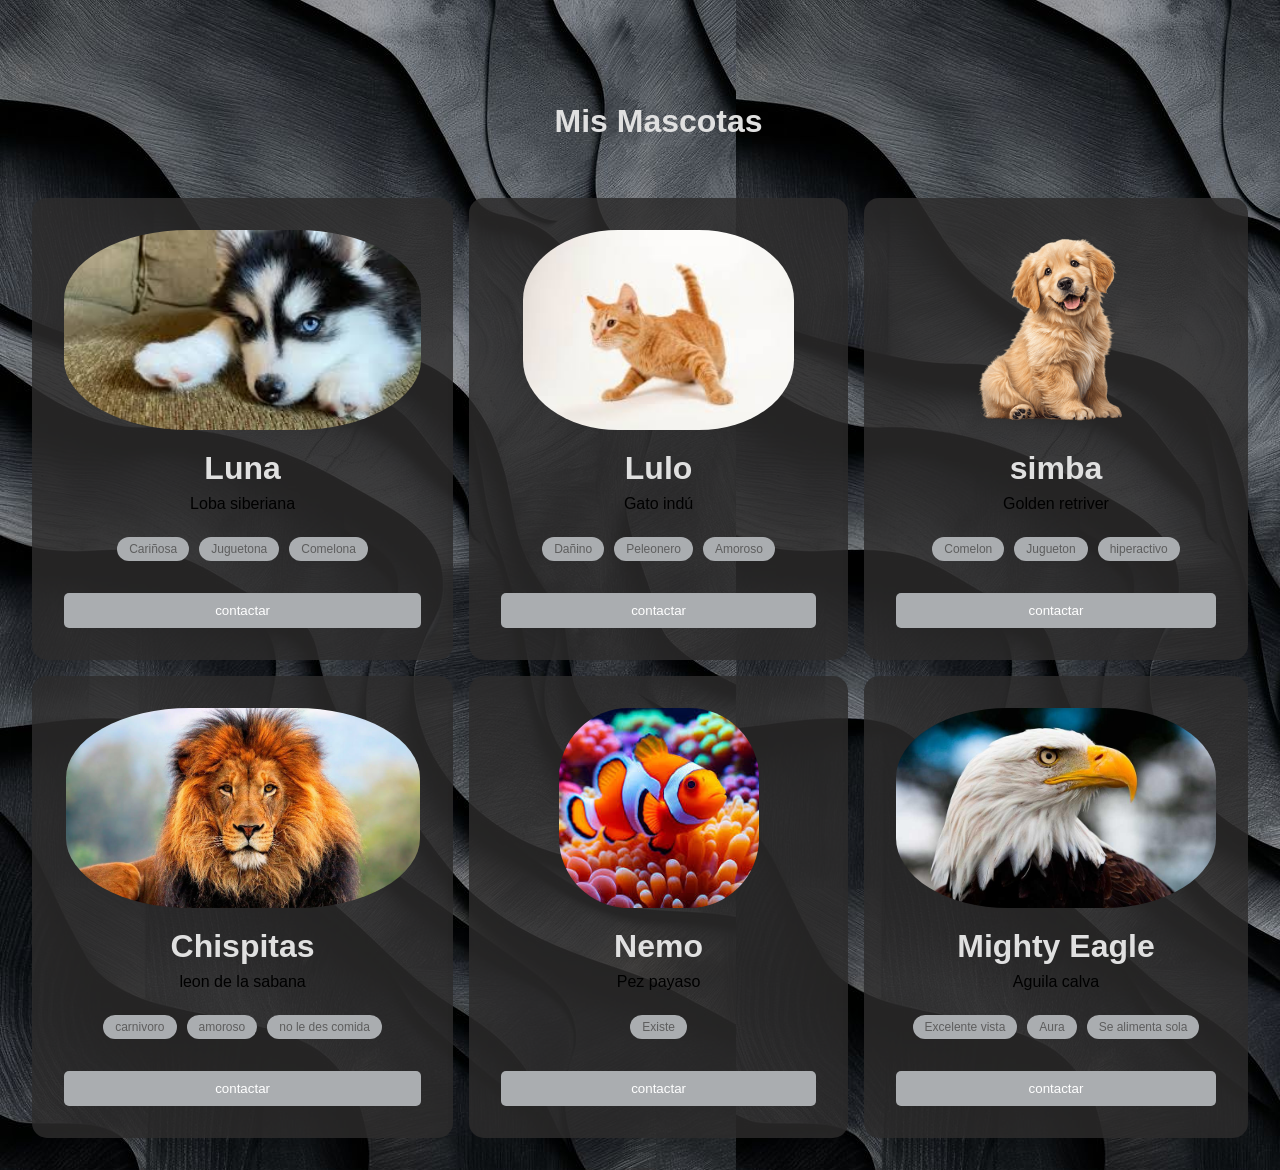
<file: mascotas.html>
<!DOCTYPE html>
<html lang="en">
<head>
    <meta charset="UTF-8">
    <meta name="viewport" content="width=device-width, initial-scale=1.0">
    <link rel="stylesheet" href="mascotasstyle.css">
    <title>Mascotas</title>
</head>
<body>

    <main class="contenedor-principal">
        <section class="contenedor_title">
            <h2 class="title">Mis Mascotas</h2>
        </section>
        
        <article class="tarjeta_1" id="tarjeta">
            <header class="tarjeta-header">
                <img src="img/perrito1.jpg" class="foto-perfil"></img>
                <h2>Luna</h2>
                <p class="subtitulo">Loba siberiana</p>
            </header>
            <section class="tarjeta-cuerpo">
                
                
                <figure class="habilidades">
                    <span class="tag">Cariñosa</span>
                    <span class="tag">Juguetona</span>
                    <span class="tag">Comelona</span>
                </figure>
            </section>
            <footer class="tarjeta-pie">
                <button class="btn-contacto"><a href="contacto_2.html" target="_parent" title="haz clic ">contactar</a></button>
            </footer>
        </article>

        <article class="tarjeta_2" id="tarjeta">
            <header class="tarjeta-header">
                <img src="img/gato1.jpg" class="foto-perfil"></img>
                <h2>Lulo</h2>
                <p class="subtitulo">Gato indú</p>
            </header>
            <section class="tarjeta-cuerpo">
                
                <figure class="habilidades">
                    <span class="tag">Dañino</span>
                    <span class="tag">Peleonero</span>
                    <span class="tag">Amoroso</span>
                </figure>
            </section>
            <footer class="tarjeta-pie">
                <button class="btn-contacto"><a href="contacto_3.html" target="_parent" title="haz clic ">contactar</a></button>
            </footer>
        </article>

        <article class="tarjeta_3" id="tarjeta">
            <header class="tarjeta-header">
                <img src="img/perrito2.png" class="foto-perfil"></img>
                <h2>simba</h2>
                <p class="subtitulo">Golden retriver</p>
            </header>
            <section class="tarjeta-cuerpo">
                <figure class="habilidades">
                    <span class="tag">Comelon</span>
                    <span class="tag">Jugueton</span>
                    <span class="tag">hiperactivo</span>
                </figure>
            </section>
            <footer class="tarjeta-pie">
                <button class="btn-contacto"><a href="contacto_4.html" target="_parent" title="haz clic ">contactar</a></button>
            </footer>
        </article>
        <article class="tarjeta_4" id="tarjeta">
            <header class="tarjeta-header">
                <img src="img/leon.jpg" class="foto-perfil"></img>
                <h2>Chispitas</h2>
                <p class="subtitulo">leon de la sabana</p>
            </header>
            <section class="tarjeta-cuerpo">
                
                <figure class="habilidades">
                    <span class="tag">carnivoro</span>
                    <span class="tag">amoroso</span>
                    <span class="tag">no le des comida</span>
                </figure>
            </section>
            <footer class="tarjeta-pie">
                <button class="btn-contacto"><a href="contacto_2.html" target="_parent" title="haz clic ">contactar</a></button>
            </footer>
        </article>

        <article class="tarjeta_5" id="tarjeta">
            <header class="tarjeta-header">
                <img src="img/pescado1.jpg" class="foto-perfil"></img>
                <h2>Nemo</h2>
                <p class="subtitulo">Pez payaso</p>
            </header>
            <section class="tarjeta-cuerpo">
                
                <figure class="habilidades">
                    <span class="tag">Existe</span>
                    
                </figure>
            </section>
            <footer class="tarjeta-pie">
                <button class="btn-contacto"><a href="contacto_3.html" target="_parent" title="haz clic ">contactar</a></button>
            </footer>
        </article>

        <article class="tarjeta_6" id="tarjeta">
            <header class="tarjeta-header">
                <img src="img/pajaro.jpg" class="foto-perfil"></img>
                <h2>Mighty Eagle</h2>
                <p class="subtitulo">Aguila calva</p>
            </header>
            <section class="tarjeta-cuerpo">
                
                <figure class="habilidades">
                    <span class="tag">Excelente vista</span>
                    <span class="tag">Aura</span>
                    <span class="tag">Se alimenta sola</span>
                </figure>
            </section>
            <footer class="tarjeta-pie">
                <button class="btn-contacto"><a href="contacto_4.html" target="_parent" title="haz clic ">contactar</a></button>
            </footer>
        </article>
    </main>

</body>
</html>
</file>
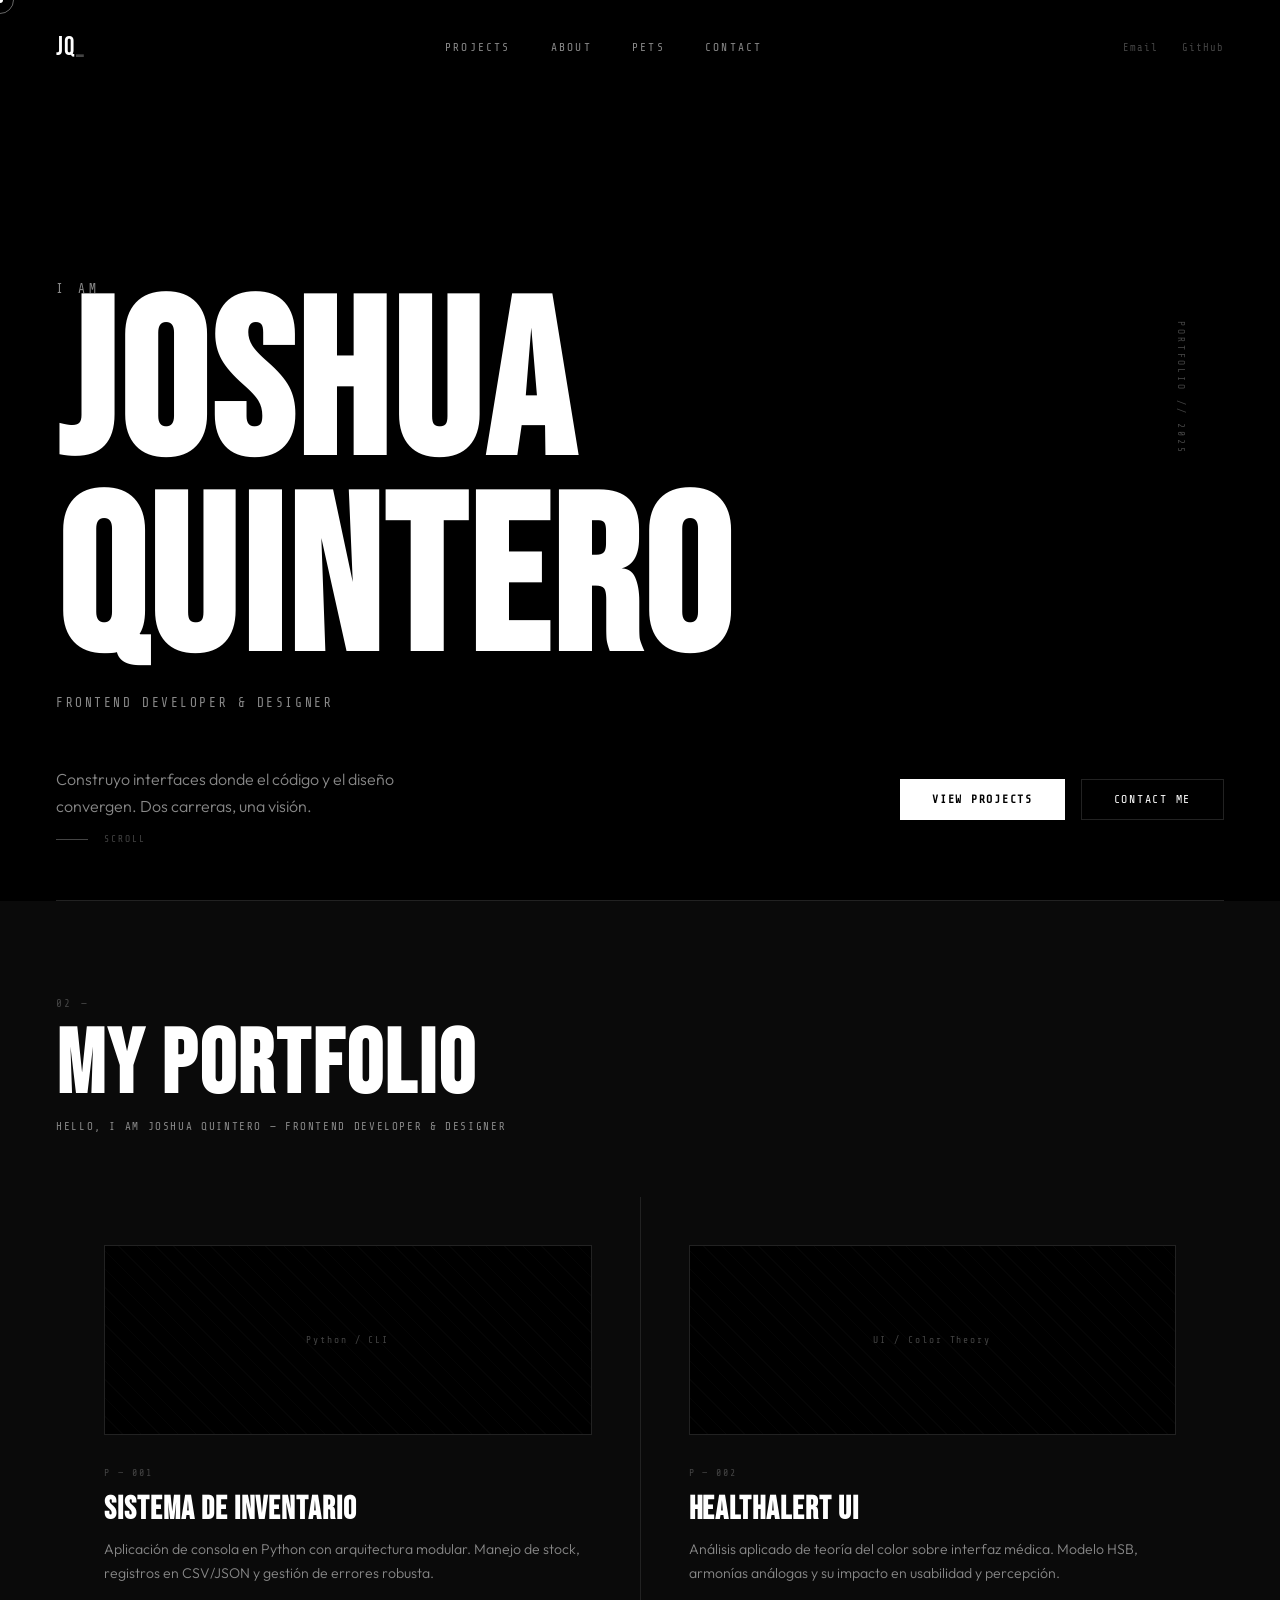
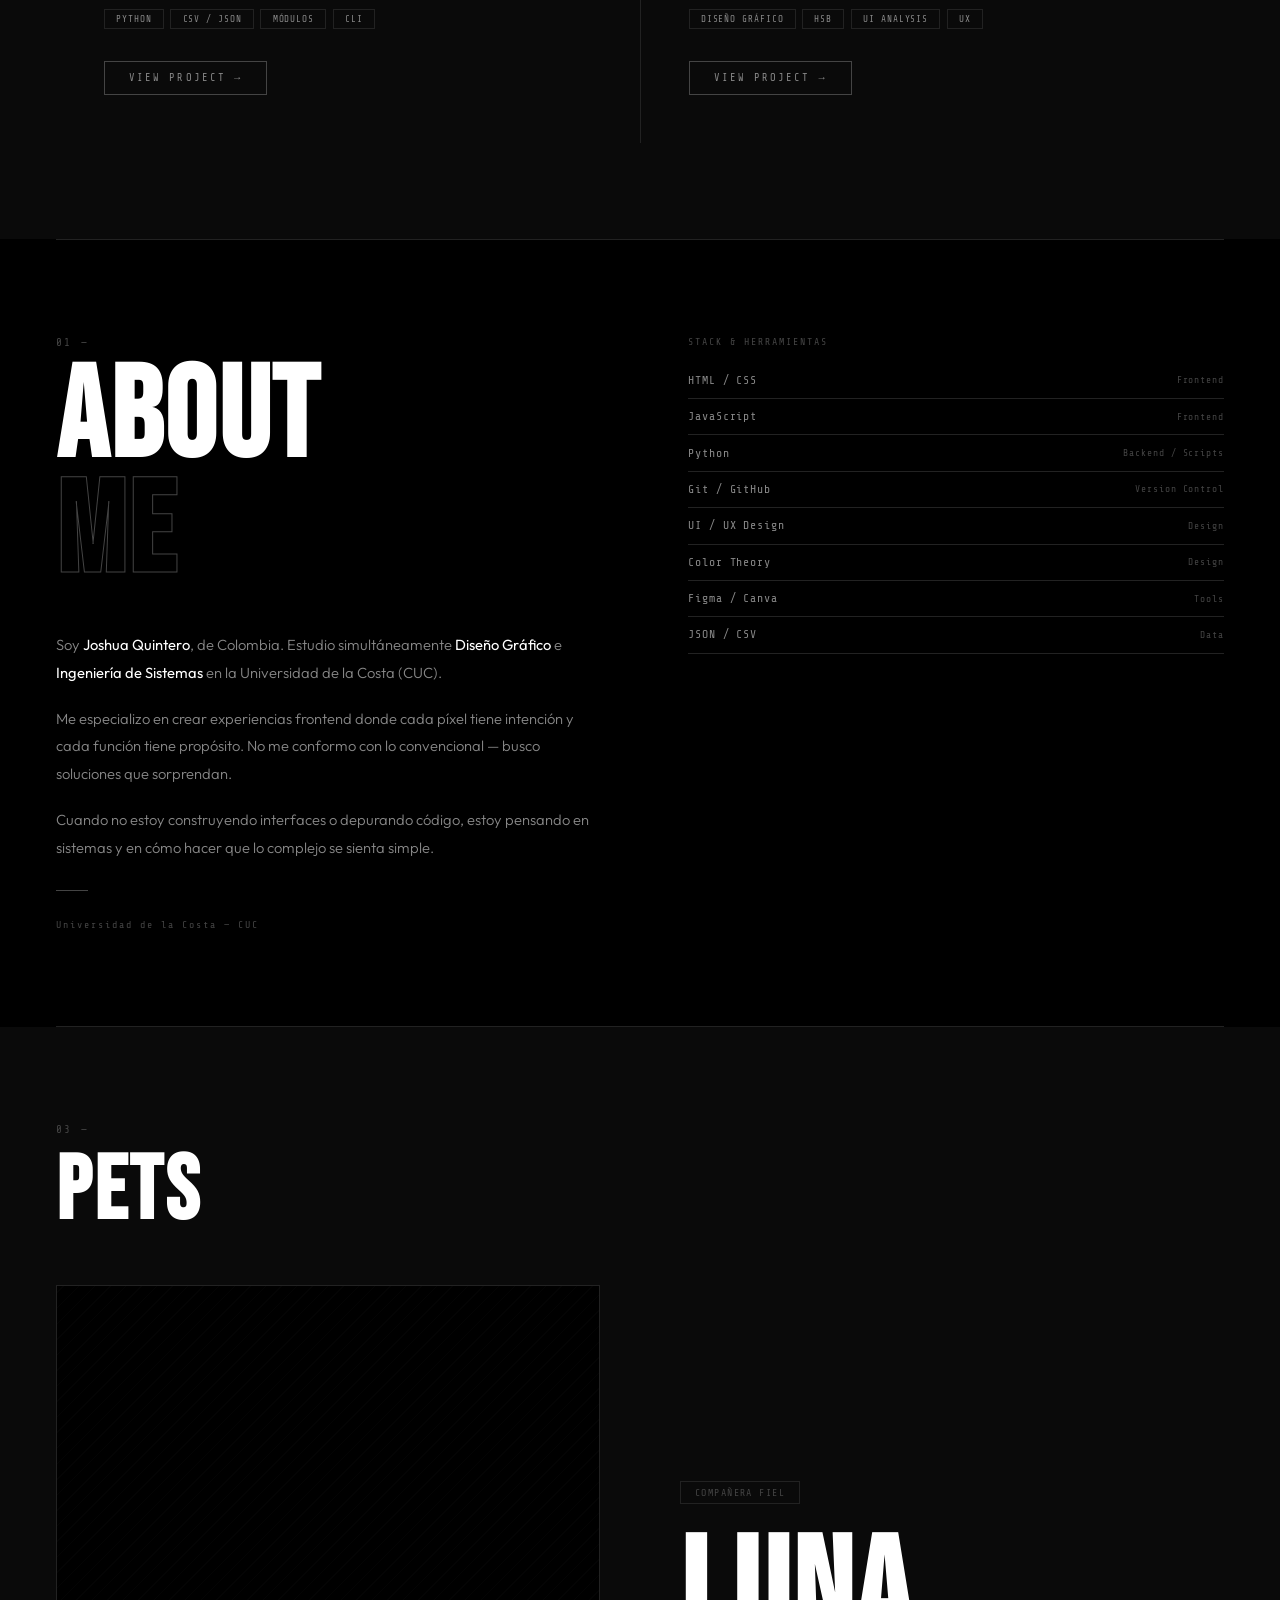
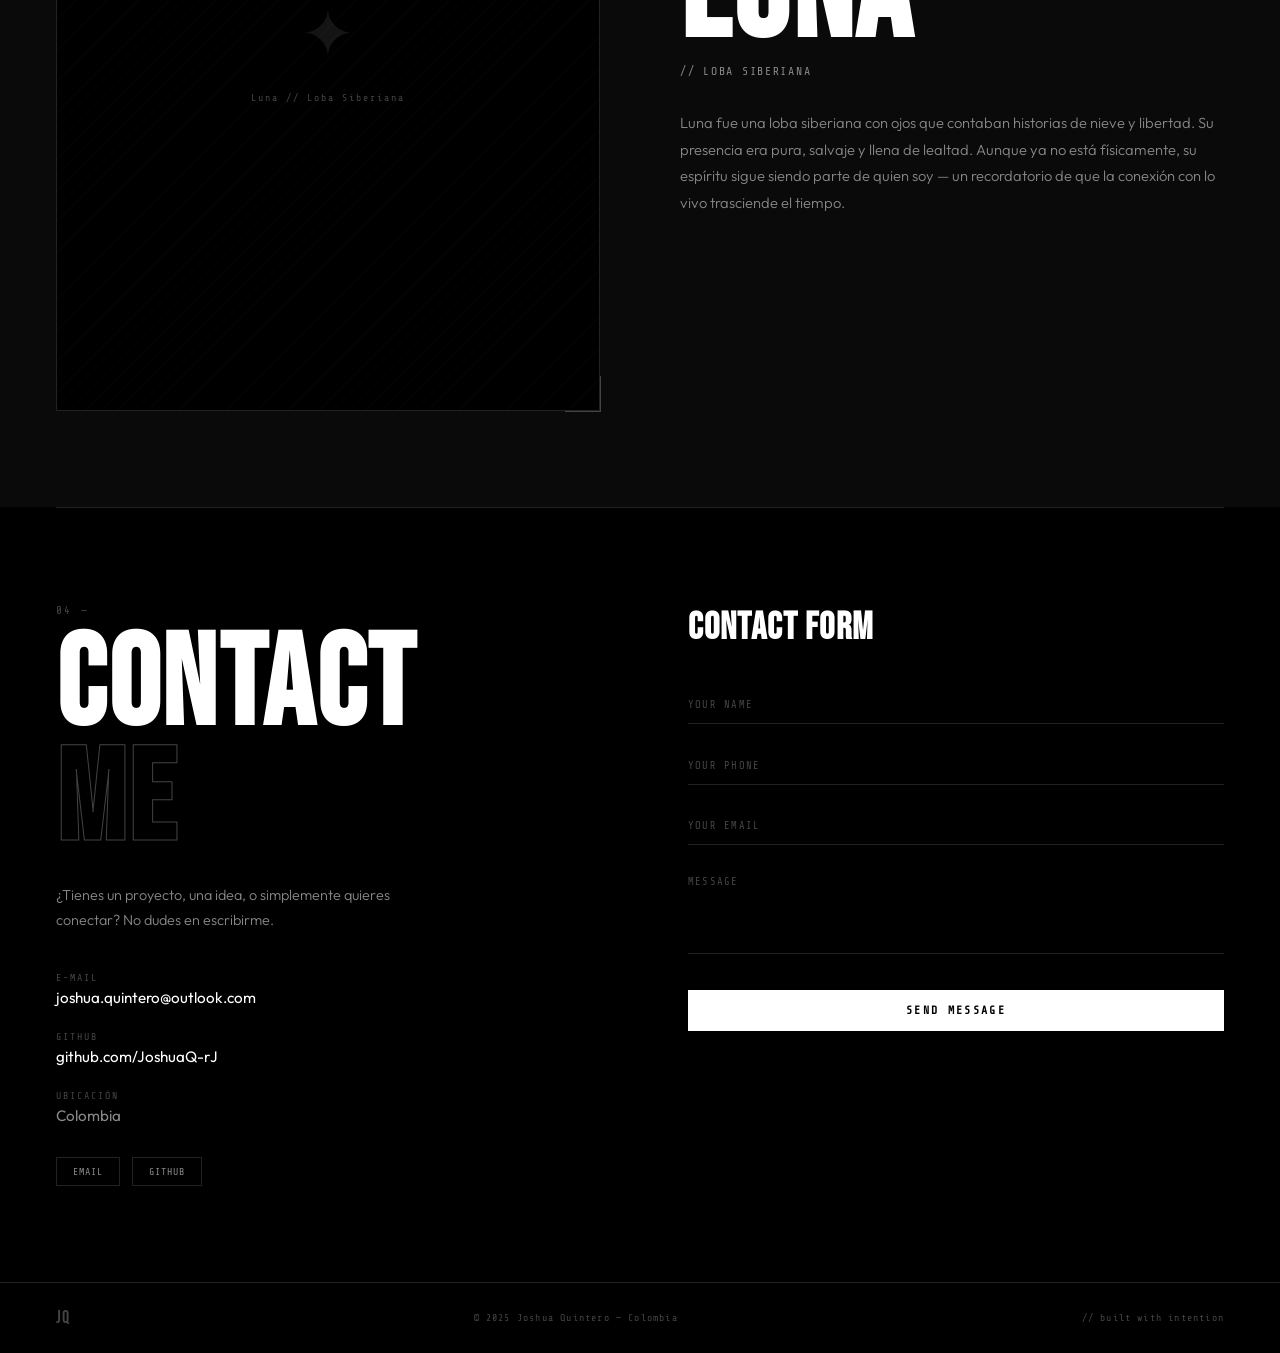
<file: portfolio-joshua-quintero.html>
<!DOCTYPE html>
<html lang="es">
<head>
<meta charset="UTF-8">
<meta name="viewport" content="width=device-width, initial-scale=1.0">
<title>Joshua Quintero</title>
<link href="https://fonts.googleapis.com/css2?family=Bebas+Neue&family=Outfit:wght@200;300;400;600&family=Share+Tech+Mono&display=swap" rel="stylesheet">
<style>
*{margin:0;padding:0;box-sizing:border-box}
:root{
  --black:#000000;
  --black2:#0a0a0a;
  --black3:#111111;
  --white:#ffffff;
  --gray:#888888;
  --gray2:#444444;
  --gray3:#222222;
  --mono:'Share Tech Mono',monospace;
  --display:'Bebas Neue',sans-serif;
  --body:'Outfit',sans-serif;
}
html{scroll-behavior:smooth}
body{background:var(--black);color:var(--white);font-family:var(--body);overflow-x:hidden;cursor:none}

.cursor{position:fixed;width:6px;height:6px;background:#fff;border-radius:50%;pointer-events:none;z-index:9999;transform:translate(-50%,-50%)}
.cursor-ring{position:fixed;width:28px;height:28px;border:1px solid rgba(255,255,255,.4);border-radius:50%;pointer-events:none;z-index:9998;transform:translate(-50%,-50%);transition:all .18s ease}

nav{position:fixed;top:0;left:0;right:0;z-index:200;display:flex;justify-content:space-between;align-items:center;padding:2rem 3.5rem;background:rgba(0,0,0,.88);backdrop-filter:blur(8px)}
.nav-logo{font-family:var(--display);font-size:1.6rem;color:var(--white);letter-spacing:.05em}
.nav-links{display:flex;gap:2.5rem}
.nav-links a{font-family:var(--mono);font-size:.7rem;color:var(--gray);text-decoration:none;letter-spacing:.2em;text-transform:uppercase;transition:color .2s}
.nav-links a:hover{color:var(--white)}
.nav-social{display:flex;gap:1.5rem}
.nav-social a{font-family:var(--mono);font-size:.65rem;color:var(--gray2);text-decoration:none;letter-spacing:.1em;transition:color .2s}
.nav-social a:hover{color:var(--white)}

section{position:relative;width:100%}

#hero{min-height:100vh;background:var(--black);display:flex;flex-direction:column;justify-content:flex-end;padding:0 3.5rem 5rem;overflow:hidden}
.hero-scroll-label{position:absolute;right:2rem;top:50%;transform:rotate(90deg) translateX(-50%);font-family:var(--mono);font-size:.6rem;color:var(--gray2);letter-spacing:.3em;text-transform:uppercase;white-space:nowrap}
.hero-iam{font-family:var(--mono);font-size:.8rem;color:var(--gray);letter-spacing:.3em;text-transform:uppercase;margin-bottom:-.25rem}
.hero-name{font-family:var(--display);font-size:clamp(6rem,17vw,15rem);line-height:.9;letter-spacing:.02em;color:var(--white);margin-bottom:.75rem}
.hero-role{font-family:var(--mono);font-size:.8rem;color:var(--gray);letter-spacing:.2em;text-transform:uppercase;margin-bottom:3.5rem}
.hero-bottom{display:flex;justify-content:space-between;align-items:flex-end;flex-wrap:wrap;gap:2rem}
.hero-desc{font-size:1rem;color:var(--gray);max-width:360px;line-height:1.7;font-weight:300}
.hero-btns{display:flex;gap:1rem;flex-wrap:wrap}
.btn-white{font-family:var(--mono);font-size:.72rem;letter-spacing:.15em;padding:.8rem 2rem;background:var(--white);color:var(--black);border:none;cursor:none;text-transform:uppercase;font-weight:600;transition:all .2s}
.btn-white:hover{background:var(--gray2);color:var(--white)}
.btn-ghost{font-family:var(--mono);font-size:.72rem;letter-spacing:.15em;padding:.8rem 2rem;background:transparent;color:var(--white);border:1px solid var(--gray3);cursor:none;text-transform:uppercase;transition:all .2s}
.btn-ghost:hover{border-color:var(--white)}

.scroll-indicator{position:absolute;left:3.5rem;bottom:3.5rem;display:flex;align-items:center;gap:1rem;z-index:2}
.scroll-line{width:2rem;height:1px;background:var(--gray2)}
.scroll-text{font-family:var(--mono);font-size:.6rem;color:var(--gray2);letter-spacing:.2em;text-transform:uppercase}

.divider{height:1px;background:var(--gray3);margin:0 3.5rem}

#projects{background:var(--black2);padding:6rem 3.5rem}
.sec-head{margin-bottom:4rem}
.s-num{font-family:var(--mono);font-size:.68rem;color:var(--gray2);letter-spacing:.2em;display:block;margin-bottom:.75rem}
.s-title{font-family:var(--display);font-size:clamp(3rem,7vw,6rem);color:var(--white);letter-spacing:.03em;line-height:1}
.s-sub{font-family:var(--mono);font-size:.68rem;color:var(--gray);letter-spacing:.15em;text-transform:uppercase;margin-top:.5rem}

.projects-grid{display:grid;grid-template-columns:1fr 1fr;gap:1px;background:var(--gray3)}
.project-card{background:var(--black2);padding:3rem;position:relative;overflow:hidden;transition:background .3s}
.project-card:hover{background:#0f0f0f}
.proj-placeholder{width:100%;height:190px;background:var(--black);border:1px solid var(--gray3);margin-bottom:2rem;display:flex;align-items:center;justify-content:center;position:relative;overflow:hidden}
.proj-placeholder::after{content:'';position:absolute;inset:0;background:repeating-linear-gradient(45deg,transparent,transparent 12px,rgba(255,255,255,.018) 12px,rgba(255,255,255,.018) 13px)}
.proj-placeholder span{font-family:var(--mono);font-size:.6rem;color:var(--gray2);letter-spacing:.2em;position:relative;z-index:1}
.p-num{font-family:var(--mono);font-size:.62rem;color:var(--gray2);letter-spacing:.2em;margin-bottom:1rem}
.p-title{font-family:var(--display);font-size:2rem;color:var(--white);letter-spacing:.03em;margin-bottom:.75rem;line-height:1}
.p-desc{font-size:.88rem;color:var(--gray);line-height:1.7;margin-bottom:1.5rem;font-weight:300}
.p-tags{display:flex;gap:.4rem;flex-wrap:wrap;margin-bottom:2rem}
.p-tag{font-family:var(--mono);font-size:.58rem;padding:.25rem .7rem;border:1px solid var(--gray3);color:var(--gray);letter-spacing:.1em;text-transform:uppercase}
.view-project{display:inline-block;font-family:var(--mono);font-size:.65rem;letter-spacing:.2em;padding:.6rem 1.5rem;border:1px solid var(--gray2);color:var(--gray);text-decoration:none;text-transform:uppercase;transition:all .2s}
.view-project:hover{border-color:var(--white);color:var(--white)}

#about{background:var(--black);padding:6rem 3.5rem;display:grid;grid-template-columns:1fr 1fr;gap:6rem;align-items:start}
.about-title{font-family:var(--display);font-size:clamp(4rem,10vw,8rem);line-height:.9;letter-spacing:.02em;color:var(--white);margin-bottom:2.5rem}
.about-title span{color:transparent;-webkit-text-stroke:1px var(--gray2)}
.about-text p{color:var(--gray);line-height:1.9;font-size:.92rem;font-weight:300;margin-bottom:1.1rem}
.about-text p strong{color:var(--white);font-weight:400}
.about-divider{width:2rem;height:1px;background:var(--gray2);margin:1.75rem 0}
.skills-label{font-family:var(--mono);font-size:.62rem;color:var(--gray2);letter-spacing:.2em;text-transform:uppercase;margin-bottom:1rem}
.skill-row{display:flex;justify-content:space-between;align-items:center;padding:.7rem 0;border-bottom:1px solid var(--gray3);font-family:var(--mono);font-size:.72rem;letter-spacing:.08em;color:var(--gray);transition:color .2s}
.skill-row:hover{color:var(--white)}
.skill-row span:last-child{font-size:.6rem;color:var(--gray2)}

#pets{background:var(--black2);padding:6rem 3.5rem}
.pet-layout{display:grid;grid-template-columns:1fr 1fr;gap:5rem;align-items:center;margin-top:3rem}
.pet-frame{width:100%;aspect-ratio:3/4;background:var(--black);border:1px solid var(--gray3);display:flex;align-items:center;justify-content:center;position:relative;overflow:hidden}
.pet-frame::after{content:'';position:absolute;inset:0;background:repeating-linear-gradient(-45deg,transparent,transparent 10px,rgba(255,255,255,.015) 10px,rgba(255,255,255,.015) 11px)}
.pet-frame-inner{text-align:center;position:relative;z-index:1}
.pet-frame-icon{font-size:4rem;opacity:.08;display:block;margin-bottom:.75rem}
.pet-frame-lbl{font-family:var(--mono);font-size:.62rem;color:var(--gray2);letter-spacing:.2em}
.pet-corner{position:absolute;bottom:-1px;right:-1px;width:36px;height:36px;border-right:1px solid var(--gray2);border-bottom:1px solid var(--gray2)}
.pet-badge{display:inline-block;font-family:var(--mono);font-size:.62rem;padding:.3rem .85rem;border:1px solid var(--gray3);color:var(--gray2);letter-spacing:.15em;text-transform:uppercase;margin-bottom:1.75rem}
.pet-name{font-family:var(--display);font-size:clamp(5rem,11vw,9rem);line-height:.9;color:var(--white);letter-spacing:.02em;margin-bottom:.4rem}
.pet-breed{font-family:var(--mono);font-size:.72rem;color:var(--gray);letter-spacing:.15em;margin-bottom:2rem;text-transform:uppercase}
.pet-text{color:var(--gray);line-height:1.8;font-size:.92rem;font-weight:300}

#contact{background:var(--black);padding:6rem 3.5rem;display:grid;grid-template-columns:1fr 1fr;gap:6rem}
.contact-title{font-family:var(--display);font-size:clamp(4rem,10vw,8rem);line-height:.9;letter-spacing:.02em;color:var(--white);margin-bottom:1.5rem}
.contact-title span{color:transparent;-webkit-text-stroke:1px var(--gray2)}
.contact-sub{color:var(--gray);font-size:.9rem;line-height:1.7;font-weight:300;margin-bottom:2.5rem;max-width:360px}
.info-row{margin-bottom:1.5rem}
.info-label{font-family:var(--mono);font-size:.62rem;color:var(--gray2);letter-spacing:.2em;text-transform:uppercase;display:block;margin-bottom:.3rem}
.info-value{font-size:.95rem;color:var(--white);text-decoration:none;transition:color .2s;display:block}
.info-value:hover{color:var(--gray)}
.soc-links{display:flex;gap:.75rem;margin-top:2rem}
.soc-link{font-family:var(--mono);font-size:.62rem;padding:.5rem 1rem;border:1px solid var(--gray3);color:var(--gray);text-decoration:none;letter-spacing:.1em;text-transform:uppercase;transition:all .2s}
.soc-link:hover{border-color:var(--white);color:var(--white)}

.form-title{font-family:var(--display);font-size:2.4rem;color:var(--white);letter-spacing:.03em;margin-bottom:2rem}
.form-group{margin-bottom:1.2rem}
.form-group input,.form-group textarea{width:100%;background:transparent;border:none;border-bottom:1px solid var(--gray3);padding:.7rem 0;font-family:var(--body);font-size:.88rem;color:var(--white);outline:none;transition:border-color .2s;font-weight:300;resize:none}
.form-group input::placeholder,.form-group textarea::placeholder{color:var(--gray2);font-family:var(--mono);font-size:.65rem;letter-spacing:.12em;text-transform:uppercase}
.form-group input:focus,.form-group textarea:focus{border-bottom-color:var(--white)}
.form-group textarea{height:90px;padding-top:.7rem}
.btn-send{font-family:var(--mono);font-size:.72rem;letter-spacing:.2em;padding:.9rem;background:var(--white);color:var(--black);border:none;cursor:none;text-transform:uppercase;font-weight:600;transition:all .2s;margin-top:.75rem;width:100%}
.btn-send:hover{background:var(--gray2);color:var(--white)}
.form-msg{font-family:var(--mono);font-size:.65rem;color:var(--gray);letter-spacing:.1em;margin-top:.7rem;min-height:1.2em}

footer{background:var(--black);border-top:1px solid var(--gray3);padding:1.5rem 3.5rem;display:flex;justify-content:space-between;align-items:center}
.footer-logo{font-family:var(--display);font-size:1.1rem;color:var(--gray2);letter-spacing:.05em}
.footer-copy{font-family:var(--mono);font-size:.62rem;color:var(--gray2);letter-spacing:.12em}

@keyframes blink{0%,100%{opacity:1}50%{opacity:0}}
.blink{animation:blink 1.2s step-end infinite}

@media(max-width:900px){
  nav{padding:1.2rem 1.5rem}
  .nav-social{display:none}
  #hero,section,#about,#contact,#projects,#pets{padding:4.5rem 1.5rem}
  #hero{padding-bottom:4rem}
  .projects-grid,#about,#contact,.pet-layout{grid-template-columns:1fr}
  footer{padding:1.5rem;flex-direction:column;gap:.5rem;text-align:center}
  .divider{margin:0 1.5rem}
  .scroll-indicator{left:1.5rem}
}
</style>
</head>
<body>

<div class="cursor" id="cur"></div>
<div class="cursor-ring" id="curRing"></div>

<nav>
  <div class="nav-logo">JQ<span class="blink" style="color:var(--gray2)">_</span></div>
  <div class="nav-links">
    <a href="#projects">Projects</a>
    <a href="#about">About</a>
    <a href="#pets">Pets</a>
    <a href="#contact">Contact</a>
  </div>
  <div class="nav-social">
    <a href="mailto:joshua.quintero@outlook.com">Email</a>
    <a href="https://github.com/JoshuaQ-rJ" target="_blank">GitHub</a>
  </div>
</nav>

<section id="hero">
  <div class="scroll-indicator">
    <div class="scroll-line"></div>
    <span class="scroll-text">Scroll</span>
  </div>
  <div class="hero-scroll-label">Portfolio // 2025</div>
  <p class="hero-iam">I am</p>
  <h1 class="hero-name">JOSHUA<br>QUINTERO</h1>
  <p class="hero-role">Frontend Developer &amp; Designer</p>
  <div class="hero-bottom">
    <p class="hero-desc">Construyo interfaces donde el código y el diseño convergen. Dos carreras, una visión.</p>
    <div class="hero-btns">
      <button class="btn-white" onclick="document.getElementById('projects').scrollIntoView({behavior:'smooth'})">View Projects</button>
      <button class="btn-ghost" onclick="document.getElementById('contact').scrollIntoView({behavior:'smooth'})">Contact me</button>
    </div>
  </div>
</section>

<div class="divider"></div>

<section id="projects">
  <div class="sec-head">
    <span class="s-num">02 —</span>
    <h2 class="s-title">MY PORTFOLIO</h2>
    <p class="s-sub">Hello, I am Joshua Quintero — Frontend Developer &amp; Designer</p>
  </div>
  <div class="projects-grid">
    <div class="project-card">
      <div class="proj-placeholder"><span>Python / CLI</span></div>
      <div class="p-num">P — 001</div>
      <h3 class="p-title">SISTEMA DE INVENTARIO</h3>
      <p class="p-desc">Aplicación de consola en Python con arquitectura modular. Manejo de stock, registros en CSV/JSON y gestión de errores robusta.</p>
      <div class="p-tags">
        <span class="p-tag">Python</span>
        <span class="p-tag">CSV / JSON</span>
        <span class="p-tag">Módulos</span>
        <span class="p-tag">CLI</span>
      </div>
      <a href="https://github.com/JoshuaQ-rJ" target="_blank" class="view-project">View Project →</a>
    </div>
    <div class="project-card">
      <div class="proj-placeholder"><span>UI / Color Theory</span></div>
      <div class="p-num">P — 002</div>
      <h3 class="p-title">HEALTHALERT UI</h3>
      <p class="p-desc">Análisis aplicado de teoría del color sobre interfaz médica. Modelo HSB, armonías análogas y su impacto en usabilidad y percepción.</p>
      <div class="p-tags">
        <span class="p-tag">Diseño Gráfico</span>
        <span class="p-tag">HSB</span>
        <span class="p-tag">UI Analysis</span>
        <span class="p-tag">UX</span>
      </div>
      <a href="#" class="view-project">View Project →</a>
    </div>
  </div>
</section>

<div class="divider"></div>

<section id="about">
  <div class="about-left">
    <span class="s-num">01 —</span>
    <h2 class="about-title">ABOUT<br><span>ME</span></h2>
    <div class="about-text">
      <p>Soy <strong>Joshua Quintero</strong>, de Colombia. Estudio simultáneamente <strong>Diseño Gráfico</strong> e <strong>Ingeniería de Sistemas</strong> en la Universidad de la Costa (CUC).</p>
      <p>Me especializo en crear experiencias frontend donde cada píxel tiene intención y cada función tiene propósito. No me conformo con lo convencional — busco soluciones que sorprendan.</p>
      <p>Cuando no estoy construyendo interfaces o depurando código, estoy pensando en sistemas y en cómo hacer que lo complejo se sienta simple.</p>
    </div>
    <div class="about-divider"></div>
    <div style="font-family:var(--mono);font-size:.62rem;color:var(--gray2);letter-spacing:.2em">Universidad de la Costa — CUC</div>
  </div>
  <div class="about-right">
    <div class="skills-label">Stack &amp; herramientas</div>
    <div class="skill-row"><span>HTML / CSS</span><span>Frontend</span></div>
    <div class="skill-row"><span>JavaScript</span><span>Frontend</span></div>
    <div class="skill-row"><span>Python</span><span>Backend / Scripts</span></div>
    <div class="skill-row"><span>Git / GitHub</span><span>Version Control</span></div>
    <div class="skill-row"><span>UI / UX Design</span><span>Design</span></div>
    <div class="skill-row"><span>Color Theory</span><span>Design</span></div>
    <div class="skill-row"><span>Figma / Canva</span><span>Tools</span></div>
    <div class="skill-row"><span>JSON / CSV</span><span>Data</span></div>
  </div>
</section>

<div class="divider"></div>

<section id="pets">
  <span class="s-num">03 —</span>
  <h2 class="s-title" style="margin-bottom:0">PETS</h2>
  <div class="pet-layout">
    <div style="position:relative">
      <div class="pet-frame">
        <div class="pet-frame-inner">
          <span class="pet-frame-icon">&#10022;</span>
          <span class="pet-frame-lbl">Luna // Loba Siberiana</span>
        </div>
      </div>
      <div class="pet-corner"></div>
    </div>
    <div>
      <div class="pet-badge">Compañera fiel</div>
      <h2 class="pet-name">LUNA</h2>
      <p class="pet-breed">// Loba Siberiana</p>
      <p class="pet-text">Luna fue una loba siberiana con ojos que contaban historias de nieve y libertad. Su presencia era pura, salvaje y llena de lealtad. Aunque ya no está físicamente, su espíritu sigue siendo parte de quien soy — un recordatorio de que la conexión con lo vivo trasciende el tiempo.</p>
    </div>
  </div>
</section>

<div class="divider"></div>

<section id="contact">
  <div>
    <span class="s-num">04 —</span>
    <h2 class="contact-title">CONTACT<br><span>ME</span></h2>
    <p class="contact-sub">¿Tienes un proyecto, una idea, o simplemente quieres conectar? No dudes en escribirme.</p>
    <div>
      <div class="info-row">
        <span class="info-label">E-mail</span>
        <a href="mailto:joshua.quintero@outlook.com" class="info-value">joshua.quintero@outlook.com</a>
      </div>
      <div class="info-row">
        <span class="info-label">GitHub</span>
        <a href="https://github.com/JoshuaQ-rJ" target="_blank" class="info-value">github.com/JoshuaQ-rJ</a>
      </div>
      <div class="info-row">
        <span class="info-label">Ubicación</span>
        <span class="info-value" style="color:var(--gray)">Colombia</span>
      </div>
    </div>
    <div class="soc-links">
      <a href="mailto:joshua.quintero@outlook.com" class="soc-link">Email</a>
      <a href="https://github.com/JoshuaQ-rJ" target="_blank" class="soc-link">GitHub</a>
    </div>
  </div>
  <div>
    <h3 class="form-title">CONTACT FORM</h3>
    <div class="form-group"><input type="text" id="fname" placeholder="Your name"></div>
    <div class="form-group"><input type="text" id="fphone" placeholder="Your phone"></div>
    <div class="form-group"><input type="email" id="femail" placeholder="Your email"></div>
    <div class="form-group"><textarea id="fmsg" placeholder="Message"></textarea></div>
    <button class="btn-send" onclick="sendForm()">Send Message</button>
    <p class="form-msg" id="formMsg"></p>
  </div>
</section>

<footer>
  <span class="footer-logo">JQ</span>
  <span class="footer-copy">© 2025 Joshua Quintero — Colombia</span>
  <span class="footer-copy">// built with intention</span>
</footer>

<script>
const cur=document.getElementById('cur'),ring=document.getElementById('curRing');
let mx=0,my=0,rx=0,ry=0;
document.addEventListener('mousemove',e=>{mx=e.clientX;my=e.clientY;cur.style.left=mx+'px';cur.style.top=my+'px'});
(function anim(){rx+=(mx-rx)*.12;ry+=(my-ry)*.12;ring.style.left=rx+'px';ring.style.top=ry+'px';requestAnimationFrame(anim)})();

const obs=new IntersectionObserver(entries=>{
  entries.forEach(e=>{
    if(e.isIntersecting){e.target.style.opacity='1';e.target.style.transform='translateY(0)';e.target.style.transition='opacity .75s ease,transform .75s ease'}
  });
},{threshold:.08});
document.querySelectorAll('.project-card,.skill-row,.pet-layout,.about-left,.about-right,#contact>div').forEach(el=>{
  el.style.opacity='0';el.style.transform='translateY(20px)';obs.observe(el);
});

function sendForm(){
  const n=document.getElementById('fname').value.trim();
  const e=document.getElementById('femail').value.trim();
  const m=document.getElementById('fmsg').value.trim();
  const msg=document.getElementById('formMsg');
  if(!n||!e||!m){msg.style.color='#666';msg.textContent='// Completa todos los campos requeridos.';return}
  msg.style.color='#888';msg.textContent='// Mensaje enviado. Pronto estaré en contacto.';
  ['fname','fphone','femail','fmsg'].forEach(id=>document.getElementById(id).value='');
}
</script>
</body>
</html>
</file>
<file: mascotasstyle.css>
* {
    margin: 0;
    padding: 0;
    box-sizing: border-box; 
}


body {
    font-family: 'Segoe UI', Tahoma, Geneva, Verdana, sans-serif;
    background:url(img/descarga.jpg);   
    min-height: 100vh;
    
}
.contenedor_title{
    display: grid;
    align-items: center;
    justify-content: center;
    margin-top: 10%;
    padding: 2rem;
    width: 100%;
    height: auto;
    grid-column: 2/3;
    grid-row: 1/2;
}
.title{
    font-family: sans-serif;
}

.contenedor-principal{
    display: grid;
    grid-template-columns: repeat(3, 1fr);
    grid-template-rows: 150px 1fr 1fr;
    gap: 16px;
    flex-wrap: wrap;
    justify-content: center;
    padding: 2rem;
}

.tarjeta_1 { 
    grid-row: 2/3;
    grid-column: 1/2;
}
.tarjeta_2 {
    grid-row: 2/3;
    grid-column: 2/3;
}
.tarjeta_3 {
        grid-row: 2/3;
    grid-column: 3/4;
}
.tarjeta_4 {    
    grid-row: 3/4;
    grid-column: 1/2;
}
.tarjeta_5 {
    
    grid-row: 3/4;
    grid-column: 2/3;
}

.tarjeta_6 {    
    grid-row: 3/4;
    grid-column: 3/4;
}
#tarjeta{
    background-color: #2d2c2cd5;
    width: 100%;
    padding: 2rem;
    border-radius: 15px;
    box-shadow: 0 10px 25px rgba(0,0,0,0.1);
    text-align: center;
    transition: transform 0.3s ease;  
}

#tarjeta:hover {
    transform: translateY(-10px);
    background-color: #7a7a7a;
}

.foto-perfil {
    height: 200px;    
    border-radius: 35%; 
    margin: 0 auto 1rem;
}

h2 {
    color: #e0e0e0;
    font-size: 2rem;
    font-weight: 100%;
    margin-bottom: 0.5rem;
}

.habilidades {
    display: flex;
    gap: 10px;
    justify-content: center;
    margin-top: 1.5rem;
}

.tag {
    background-color: #aaadb0;
    color: #5e5e5e;
    padding: 5px 12px;
    border-radius: 20px;
    font-size: 0.75rem;
}

.btn-contacto{
    margin-top: 2rem;
    background-color: #aaadb0;
    color: 5e5e5e;
    border: none;
    padding: 10px 20px;
    border-radius: 5px;
    cursor: pointer;
    width: 100%;
}
.btn-contacto a {
    text-decoration: none;
    color:  white;
}
.btn-contacto:active {
    background-color: #0056b3;
}
@media (max-width:1200px){
    .contenedor-principal{
        grid-template-columns: 1fr;
        grid-template-rows: 150px repeat(6, 1fr);
    }
    .contenedor_title{
        grid-column: 1/2;
        grid-row: 1/2;
        margin-top: 0;
        padding: 1rem;
    }
    #tarjeta{
        grid-column: 1/2;
    }
    .tarjeta_1 { 
    grid-row: 2/3;}

    .tarjeta_2 {
        grid-row: 3/4;
        
    }
    .tarjeta_3 {
        grid-row: 4/5;

    }
    .tarjeta_4 {    
        grid-row: 5/6;
        
    }
    .tarjeta_5 {
        
        grid-row: 6/7;
        
    }

    .tarjeta_6 {    
        grid-row: 7/8;
        }
}
</file>
